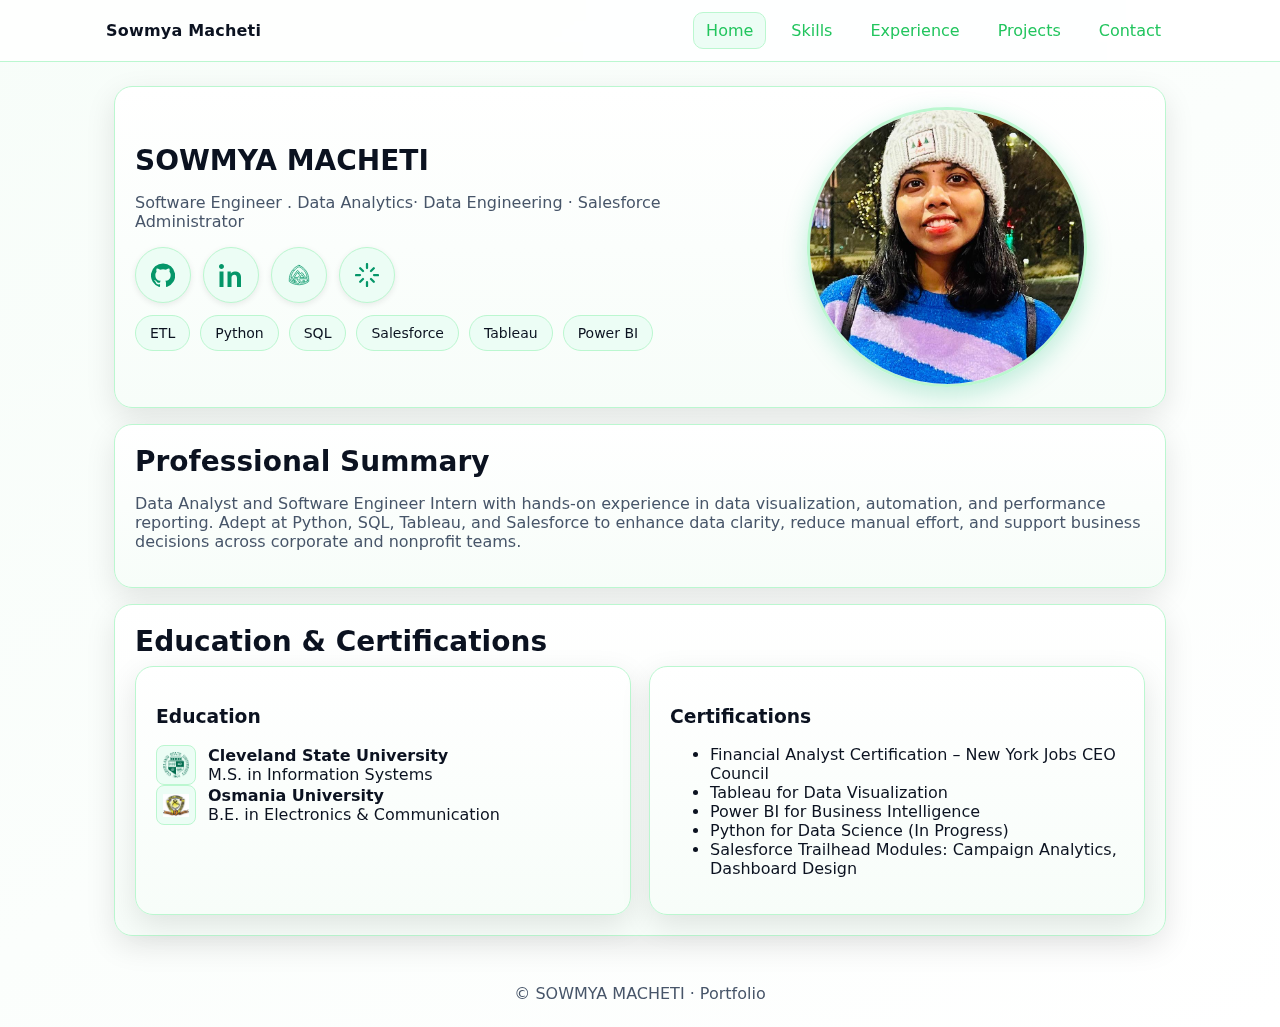
<file: index.html>
<!DOCTYPE html>
<html lang="en">
<head>
  <meta charset="utf-8" /><meta name="viewport" content="width=device-width, initial-scale=1" />
  <title>Sowmya Macheti – Portfolio</title>
  <link rel="stylesheet" href="css/styles.css" />
</head>
<body>
  
    <nav class="nav">
      <div class="nav-inner container">
        <div class="brand">Sowmya Macheti</div>
        <div class="menu"><a class="active" href="index.html">Home</a><a class="" href="skills.html">Skills</a><a class="" href="experience.html">Experience</a><a class="" href="projects.html">Projects</a><a class="" href="contact.html">Contact</a></div>
      </div>
    </nav>
    
  <main class="container">
    <!-- 1st Section: Title card + profile -->
    <section class="card hero">
      <div>
        <h1 class="section-title">SOWMYA MACHETI</h1>
        <p class="muted">Software Engineer . Data Analytics· Data Engineering · Salesforce Administrator </p>
        
		
<div class="icon-row" aria-label="Social links">
  <!-- GitHub -->
  <a class="icon-btn" href="https://github.com/SowmyaMacheti" target="_blank" rel="noopener" aria-label="GitHub">
    <svg class="icon" viewBox="0 0 24 24" fill="currentColor" aria-hidden="true">
      <path d="M12 .5a12 12 0 0 0-3.79 23.4c.6.1.82-.26.82-.58v-2c-3.34.73-4.04-1.61-4.04-1.61-.55-1.38-1.33-1.75-1.33-1.75-1.09-.75.08-.74.08-.74 1.2.09 1.83 1.24 1.83 1.24 1.07 1.83 2.8 1.3 3.48.99.11-.78.42-1.3.76-1.6-2.67-.31-5.47-1.33-5.47-5.93 0-1.31.47-2.38 1.24-3.22-.12-.31-.54-1.57.12-3.27 0 0 1.01-.32 3.3 1.23a11.5 11.5 0 0 1 6.01 0c2.29-1.55 3.3-1.23 3.3-1.23.66 1.7.24 2.96.12 3.27.77.84 1.24 1.9 1.24 3.22 0 4.61-2.8 5.61-5.48 5.92.43.37.81 1.1.81 2.22v3.29c0 .32.22.69.82.58A12 12 0 0 0 12 .5Z"/>
    </svg>
  </a>

  <!-- LinkedIn -->
  <a class="icon-btn" href="https://www.linkedin.com/in/sowmyamacheti1" target="_blank" rel="noopener" aria-label="LinkedIn">
    <svg class="icon" viewBox="0 0 24 24" fill="currentColor" aria-hidden="true">
      <path d="M4.98 3.5C4.98 4.88 3.86 6 2.5 6S0 4.88 0 3.5 1.12 1 2.5 1 4.98 2.12 4.98 3.5zM.5 8.5h4V24h-4V8.5zm7.5 0h3.8v2.1h.05c.53-1 1.83-2.1 3.76-2.1C19.8 8.5 22 10.5 22 14.1V24h-4v-8.7c0-2.1-.75-3.6-2.64-3.6-1.44 0-2.3.97-2.68 1.91-.14.33-.17.78-.17 1.23V24h-4V8.5z"/>
    </svg>
  </a>

  <!-- Trailblazer (outline variant so stroke weight matches) -->
  <a class="icon-btn outline" href="https://www.salesforce.com/trailblazer/aycda2g7o7x01xxuoc" target="_blank" rel="noopener" aria-label="Trailblazer">
    <svg class="icon" viewBox="0 0 100 100" fill="currentColor" xmlns="http://www.w3.org/2000/svg" aria-hidden="true">
      <g>
        <polygon points="32.7,63.8 29.5,67.5 35.9,67.5"/>
        <polygon points="35.7,71.4 42.1,71.4 38.9,67.7"/>
        <polygon points="61.3,68.8 64.5,65.1 67.7,68.8"/>
        <g>
          <path d="M50.9,20.2c-0.5-0.3-1.2-0.3-1.7,0C31.3,27.8,19.8,45.5,20.1,65v4.3c0,0.7,0.3,1.3,0.9,1.7
            c8.6,5.7,18.8,8.9,29.1,9h1h0.1c9.9-0.4,19.6-3.4,27.8-9c0.5-0.4,0.9-1,0.9-1.7V65C80.4,45.5,68.9,27.8,50.9,20.2z M34.7,36
            c7.3-8.6,15.4-11.5,15.4-11.5c1.7,0.8,21.2,8.4,25.2,33h-5.1l-9.8-14.1c-0.7-0.9-2-1.2-3-0.5c-0.3,0.1-0.4,0.4-0.5,0.5L54.4,47
            l-6.9-9.9c-0.7-0.9-2-1.2-3-0.5c-0.3,0.1-0.4,0.4-0.5,0.5L30.1,57.4L25,57.6C26.5,48.2,30.4,41.2,34.7,36z M65,57.6h-5.9h-6.8
            l3.3-4.7l3-4.4L65,57.6z M47,43.6L47,43.6L47,43.6l5,7.2l-4.7,6.7h-1.3H35.2l5.1-7.6l5.4-8l0,0L47,43.6z M51.8,72.6L51.8,72.6
            L50,75.8c-3.7,0-7.1-0.5-11-1.4l0,0c-5.1-1.3-10.1-3.4-14.5-6.1v-3.1c0-1,0-2.1,0.1-3.3H34h12.7c-1.7,2.6-0.9,6.1,1.8,7.7
            c0.3,0.1,0.5,0.3,0.7,0.4l2,0.9C51.8,71.1,52,71.9,51.8,72.6z M75.8,68.1c-3.3,2-6.7,3.7-10.2,4.8c0,0-0.7,0.3-0.9,0.3
            c-2,0.7-4,1.2-6.1,1.6c-1.2,0.3-2.4,0.4-3.5,0.5l0.4-0.7c1.6-2.7,0.7-6.1-2.1-7.7c-0.1-0.1-0.4-0.1-0.5-0.3l-2-0.9
            c-0.7-0.3-1-1-0.7-1.7c0-0.1,0.1-0.3,0.1-0.3l1.8-2.1h3.9h19.6c0,1,0.1,2.1,0.1,3.3V68.1z"/>
        </g>
      </g>
    </svg>
  </a>

  <!-- Tableau (outline variant so strokes match weight) -->
  <a class="icon-btn outline" href="https://public.tableau.com/app/profile/sowmya.macheti" target="_blank" rel="noopener" aria-label="Tableau Public">
    <svg class="icon" viewBox="0 0 24 24" fill="currentColor" aria-hidden="true">
      <path d="M12 1v4m0 14v4M1 12h4m14 0h4M5.2 5.2l2.8 2.8M16 16l2.8 2.8M5.2 18.8 8 16M16 8l2.8-2.8"/>
    </svg>
  </a>
</div>
				
		
        <div class="badges" style="margin-top:12px">
          <span class="badge">ETL</span>
          <span class="badge">Python</span>
          <span class="badge">SQL</span>
          <span class="badge">Salesforce</span>
          <span class="badge">Tableau</span>
          <span class="badge">Power BI</span>
        </div>
      </div>
	  
      <div class="profile"><img src="assets/images/profile.png" alt="Profile photo of Kranthi Kumar Gunji" /></div>
    </section>
<div><p>

</p> </div>
    <!-- 2nd Section: Professional Summary -->
    <section class="card">
    <h2 class="section-title">Professional Summary</h2>
    <p>
		Data Analyst and Software Engineer Intern with hands-on experience in data visualization, automation, and performance reporting. Adept at Python, SQL, Tableau, and Salesforce to enhance data clarity, reduce manual effort, and support business decisions across corporate and nonprofit teams.
	</p>
    </section>

<div><p>

</p> </div>

    <!-- 3rd Section: Education & Certifications side by side -->
    <section class="card">
      <h2 class="section-title">Education & Certifications</h2>
      <div class="grid grid-2">
	  <div class="card">
        <div>
          <h3>Education</h3>
          <div class="edu-item"><img src="assets/images/csu.png" alt="Cleveland State University logo"/><div><div><strong>Cleveland State University</strong></div><div class="muted">M.S. in Information Systems</div></div></div><div class="edu-item"><img src="assets/images/Uni-Logo.png" alt="Osmania University logo"/><div><div><strong>Osmania University</strong></div><div class="muted">B.E. in Electronics & Communication</div></div></div>
        </div></div>
		<div class="card">
        <div>
          <h3>Certifications</h3>
          <ul class="stack">
          <li>Financial Analyst Certification – New York Jobs CEO Council</li><li>Tableau for Data Visualization</li><li>Power BI for Business Intelligence</li><li>Python for Data Science (In Progress)</li><li>Salesforce Trailhead Modules: Campaign Analytics, Dashboard Design</li>
        </ul>
        </div></div>
      </div>
    </section>
  </main>
  
<footer class="footer">
  <div>© SOWMYA MACHETI · Portfolio</div>
</footer>

</body>
</html>
</file>
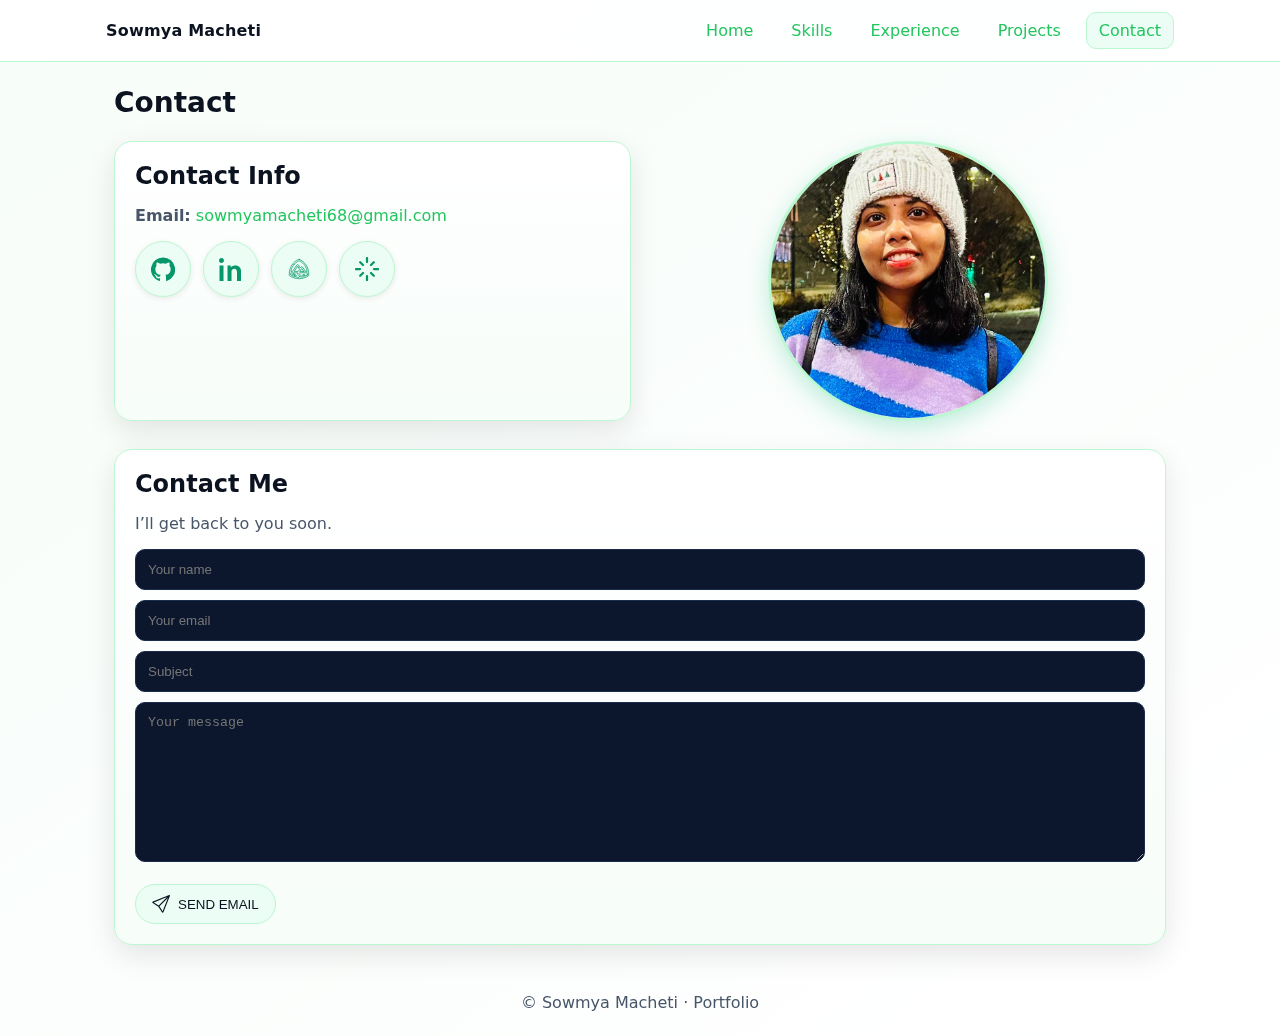
<file: contact.html>
<!DOCTYPE html>
<html lang="en">
<head>
  <meta charset="utf-8" /><meta name="viewport" content="width=device-width, initial-scale=1" />
  <title>Contact – Sowmya Macheti</title>
  <link rel="stylesheet" href="css/styles.css" />
</head>
<body>
  
    <nav class="nav">
      <div class="nav-inner container">
        <div class="brand">Sowmya Macheti</div>
        <div class="menu"><a class="" href="index.html">Home</a><a class="" href="skills.html">Skills</a><a class="" href="experience.html">Experience</a><a class="" href="projects.html">Projects</a><a class="active" href="contact.html">Contact</a></div>
      </div>
    </nav>
    
  <main class="container">
    <h1 class="section-title">Contact</h1>
    <section class="grid">
	<div class="grid grid-2" style="margin:10px 0">
	<article class="card">
        <h2>Contact Info</h2>
        <p><strong>Email:</strong> <a href="mailto:sowmyamacheti68@gmail.com">sowmyamacheti68@gmail.com</a></p>
        
<div class="icon-row" aria-label="Social links">
  <!-- GitHub -->
  <a class="icon-btn" href="https://github.com/SowmyaMacheti" target="_blank" rel="noopener" aria-label="GitHub">
    <svg class="icon" viewBox="0 0 24 24" fill="currentColor" aria-hidden="true">
      <path d="M12 .5a12 12 0 0 0-3.79 23.4c.6.1.82-.26.82-.58v-2c-3.34.73-4.04-1.61-4.04-1.61-.55-1.38-1.33-1.75-1.33-1.75-1.09-.75.08-.74.08-.74 1.2.09 1.83 1.24 1.83 1.24 1.07 1.83 2.8 1.3 3.48.99.11-.78.42-1.3.76-1.6-2.67-.31-5.47-1.33-5.47-5.93 0-1.31.47-2.38 1.24-3.22-.12-.31-.54-1.57.12-3.27 0 0 1.01-.32 3.3 1.23a11.5 11.5 0 0 1 6.01 0c2.29-1.55 3.3-1.23 3.3-1.23.66 1.7.24 2.96.12 3.27.77.84 1.24 1.9 1.24 3.22 0 4.61-2.8 5.61-5.48 5.92.43.37.81 1.1.81 2.22v3.29c0 .32.22.69.82.58A12 12 0 0 0 12 .5Z"/>
    </svg>
  </a>

  <!-- LinkedIn -->
  <a class="icon-btn" href="https://www.linkedin.com/in/sowmyamacheti1" target="_blank" rel="noopener" aria-label="LinkedIn">
    <svg class="icon" viewBox="0 0 24 24" fill="currentColor" aria-hidden="true">
      <path d="M4.98 3.5C4.98 4.88 3.86 6 2.5 6S0 4.88 0 3.5 1.12 1 2.5 1 4.98 2.12 4.98 3.5zM.5 8.5h4V24h-4V8.5zm7.5 0h3.8v2.1h.05c.53-1 1.83-2.1 3.76-2.1C19.8 8.5 22 10.5 22 14.1V24h-4v-8.7c0-2.1-.75-3.6-2.64-3.6-1.44 0-2.3.97-2.68 1.91-.14.33-.17.78-.17 1.23V24h-4V8.5z"/>
    </svg>
  </a>

  <!-- Trailblazer (outline variant so stroke weight matches) -->
  <a class="icon-btn outline" href="https://www.salesforce.com/trailblazer/aycda2g7o7x01xxuoc" target="_blank" rel="noopener" aria-label="Trailblazer">
    <svg class="icon" viewBox="0 0 100 100" fill="currentColor" xmlns="http://www.w3.org/2000/svg" aria-hidden="true">
      <g>
        <polygon points="32.7,63.8 29.5,67.5 35.9,67.5"/>
        <polygon points="35.7,71.4 42.1,71.4 38.9,67.7"/>
        <polygon points="61.3,68.8 64.5,65.1 67.7,68.8"/>
        <g>
          <path d="M50.9,20.2c-0.5-0.3-1.2-0.3-1.7,0C31.3,27.8,19.8,45.5,20.1,65v4.3c0,0.7,0.3,1.3,0.9,1.7
            c8.6,5.7,18.8,8.9,29.1,9h1h0.1c9.9-0.4,19.6-3.4,27.8-9c0.5-0.4,0.9-1,0.9-1.7V65C80.4,45.5,68.9,27.8,50.9,20.2z M34.7,36
            c7.3-8.6,15.4-11.5,15.4-11.5c1.7,0.8,21.2,8.4,25.2,33h-5.1l-9.8-14.1c-0.7-0.9-2-1.2-3-0.5c-0.3,0.1-0.4,0.4-0.5,0.5L54.4,47
            l-6.9-9.9c-0.7-0.9-2-1.2-3-0.5c-0.3,0.1-0.4,0.4-0.5,0.5L30.1,57.4L25,57.6C26.5,48.2,30.4,41.2,34.7,36z M65,57.6h-5.9h-6.8
            l3.3-4.7l3-4.4L65,57.6z M47,43.6L47,43.6L47,43.6l5,7.2l-4.7,6.7h-1.3H35.2l5.1-7.6l5.4-8l0,0L47,43.6z M51.8,72.6L51.8,72.6
            L50,75.8c-3.7,0-7.1-0.5-11-1.4l0,0c-5.1-1.3-10.1-3.4-14.5-6.1v-3.1c0-1,0-2.1,0.1-3.3H34h12.7c-1.7,2.6-0.9,6.1,1.8,7.7
            c0.3,0.1,0.5,0.3,0.7,0.4l2,0.9C51.8,71.1,52,71.9,51.8,72.6z M75.8,68.1c-3.3,2-6.7,3.7-10.2,4.8c0,0-0.7,0.3-0.9,0.3
            c-2,0.7-4,1.2-6.1,1.6c-1.2,0.3-2.4,0.4-3.5,0.5l0.4-0.7c1.6-2.7,0.7-6.1-2.1-7.7c-0.1-0.1-0.4-0.1-0.5-0.3l-2-0.9
            c-0.7-0.3-1-1-0.7-1.7c0-0.1,0.1-0.3,0.1-0.3l1.8-2.1h3.9h19.6c0,1,0.1,2.1,0.1,3.3V68.1z"/>
        </g>
      </g>
    </svg>
  </a>

  <!-- Tableau (outline variant so strokes match weight) -->
  <a class="icon-btn outline" href="https://public.tableau.com/app/profile/sowmya.macheti" target="_blank" rel="noopener" aria-label="Tableau Public">
    <svg class="icon" viewBox="0 0 24 24" fill="currentColor" aria-hidden="true">
      <path d="M12 1v4m0 14v4M1 12h4m14 0h4M5.2 5.2l2.8 2.8M16 16l2.8 2.8M5.2 18.8 8 16M16 8l2.8-2.8"/>
    </svg>
  </a>
</div></article>
		
		
		<div class="profile"><img src="assets/images/profile.png" alt="Profile photo of sowmya Macheti" /></div></div>
	  
      <article class="card">
        <h2>Contact Me</h2>
        <p class="muted">I’ll get back to you soon.</p>
        <form action="mailto:sowmyamacheti68@gmail.com" method="post" enctype="text/plain">
          <div style="display:grid; gap:10px">
            <input required name="Name" placeholder="Your name" style="padding:12px;border-radius:10px;border:1px solid #1b2b4c;background:#0c172e;color:var(--text)"/>
            <input required type="email" name="Email" placeholder="Your email" style="padding:12px;border-radius:10px;border:1px solid #1b2b4c;background:#0c172e;color:var(--text)"/>
            <input name="Subject" placeholder="Subject" style="padding:12px;border-radius:10px;border:1px solid #1b2b4c;background:#0c172e;color:var(--text)"/>
            <textarea required name="Message" rows="6" placeholder="Your message" style="padding:12px;border-radius:10px;border:1px solid #1b2b4c;background:#0c172e;color:var(--text)"></textarea>
			<div class="icon-row" style="margin-top:12px">
            <button class="send-btn" type="submit" aria-label="Send Email">
  <svg xmlns="http://www.w3.org/2000/svg" width="18" height="18" fill="currentColor" class="bi bi-send" viewBox="0 0 16 16">
    <path d="M15.854.146a.5.5 0 0 1 .11.54l-5.819 14.547a.75.75 0 0 1-1.329.124l-3.178-4.995L.643 7.184a.75.75 0 0 1 .124-1.33L15.314.037a.5.5 0 0 1 .54.11ZM6.636 10.07l2.761 4.338L14.13 2.576zm6.787-8.201L1.591 6.602l4.339 2.76z"/>
  </svg>
  <span>SEND EMAIL</span>
</button>

			</div>
        </form>
      </article>
      
    </section>
  </main>
  
<footer class="footer">
  <div>© Sowmya Macheti · Portfolio</div>
</footer>

</body>
</html>
</file>
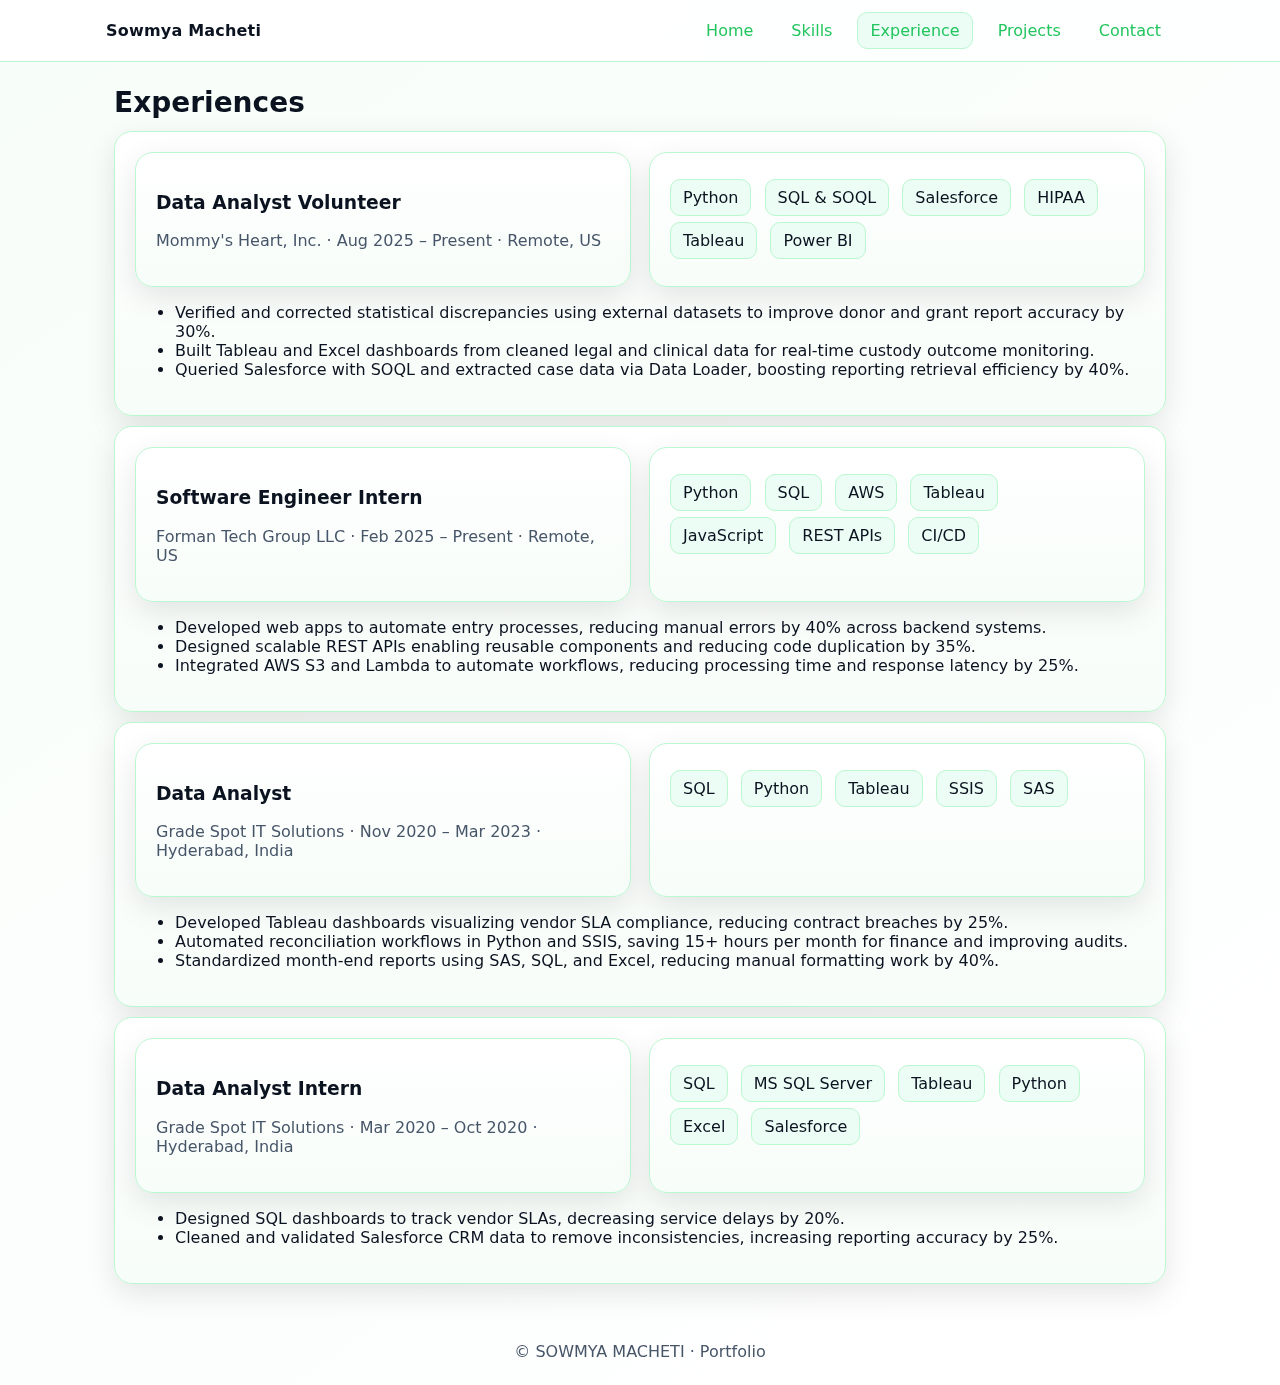
<file: experience.html>
<!DOCTYPE html>
<html lang="en">
<head>
  <meta charset="utf-8" /><meta name="viewport" content="width=device-width, initial-scale=1" />
  <title>Experience – Sowmya Macheti</title>
  <link rel="stylesheet" href="css/styles.css" />
</head>
<body>
  
    <nav class="nav">
      <div class="nav-inner container">
        <div class="brand">Sowmya Macheti</div>
        <div class="menu"><a class="" href="index.html">Home</a><a class="" href="skills.html">Skills</a><a class="active" href="experience.html">Experience</a><a class="" href="projects.html">Projects</a><a class="" href="contact.html">Contact</a></div>
      </div>
    </nav>
    
  <main class="container">
    <h1 class="section-title">Experiences</h1>
		
    <section class="grid grid" style="margin-bottom:10px">
	<article class="card" style="margin-bottom:0">
	<section class="grid grid-2" style="margin-bottom:10px">
		<article class="card" style="margin-bottom:0">		
            <div class="tl-card">
                <h3>Data Analyst Volunteer</h3>
                <p class="muted">Mommy's Heart, Inc. · Aug 2025 – Present · Remote, US</p>
			</div>       
		</article>
				
		<article class="card" style="margin-bottom:0">		
            <div class="tl-card">
                <div>
				<span class="skill-chip">Python</span>
				<span class="skill-chip">SQL & SOQL</span>
				<span class="skill-chip">Salesforce</span>
				<span class="skill-chip">HIPAA</span>
				<span class="skill-chip">Tableau</span>
				<span class="skill-chip">Power BI</span>
				</div>
			</div>
        </article></section>
                <ul>
				<li>Verified and corrected statistical discrepancies using external datasets to improve donor and grant report accuracy by 30%.</li>
				<li>Built Tableau and Excel dashboards from cleaned legal and clinical data for real-time custody outcome monitoring.</li>
				<li>Queried Salesforce with SOQL and extracted case data via Data Loader, boosting reporting retrieval efficiency by 40%.</li>
				</ul>
             </div>
        </article></section>

    <section class="grid grid" style="margin-bottom:10px">
	<article class="card" style="margin-bottom:0">
	<section class="grid grid-2" style="margin-bottom:10px">
		<article class="card" style="margin-bottom:0">		
            <div class="tl-card">
                <h3>Software Engineer Intern</h3>
                <p class="muted">Forman Tech Group LLC · Feb 2025 – Present · Remote, US</p>
			</div>
        </article>
				
		<article class="card" style="margin-bottom:0">		
            <div class="tl-card">
                <div>
				<span class="skill-chip">Python</span>
				<span class="skill-chip">SQL</span>
				<span class="skill-chip">AWS</span>
				<span class="skill-chip">Tableau</span>
				<span class="skill-chip">JavaScript</span>
				<span class="skill-chip">REST APIs</span>
				<span class="skill-chip">CI/CD</span>
				</div>
			</div>
        </article></section>
					
		<ul>
		<li>Developed web apps to automate entry processes, reducing manual errors by 40% across backend systems.</li>
		<li>Designed scalable REST APIs enabling reusable components and reducing code duplication by 35%.</li>
		<li>Integrated AWS S3 and Lambda to automate workflows, reducing processing time and response latency by 25%.</li>
		</ul>       
	</article></section>
	
    <section class="grid grid" style="margin-bottom:10px">
	<article class="card" style="margin-bottom:0">
	<section class="grid grid-2" style="margin-bottom:10px">
		<article class="card" style="margin-bottom:0">		
            <div class="tl-card">
                <h3>Data Analyst</h3>
                <p class="muted">Grade Spot IT Solutions · Nov 2020 – Mar 2023 · Hyderabad, India</p>
			</div>
        </article>
				
		<article class="card" style="margin-bottom:0">		
            <div class="tl-card">
                <div>
				<span class="skill-chip">SQL</span>
				<span class="skill-chip">Python</span>
				<span class="skill-chip">Tableau</span>
				<span class="skill-chip">SSIS</span>
				<span class="skill-chip">SAS</span>
				</div>
			</div>
        </article></section>
		
                <ul>
				<li>Developed Tableau dashboards visualizing vendor SLA compliance, reducing contract breaches by 25%.</li>
				<li>Automated reconciliation workflows in Python and SSIS, saving 15+ hours per month for finance and improving audits.</li>
				<li>Standardized month‑end reports using SAS, SQL, and Excel, reducing manual formatting work by 40%.</li>
				</ul>
            </div>
        </article></section>
    
    <section class="grid grid" style="margin-bottom:10px">
	<article class="card" style="margin-bottom:0">
	<section class="grid grid-2" style="margin-bottom:10px">
		<article class="card" style="margin-bottom:0">		
            <div class="tl-card">
                <h3>Data Analyst Intern</h3>
                <p class="muted">Grade Spot IT Solutions · Mar 2020 – Oct 2020 · Hyderabad, India</p>
			</div>
        </article>
				
		<article class="card" style="margin-bottom:0">		
            <div class="tl-card">
                <div>
				<span class="skill-chip">SQL</span>
				<span class="skill-chip">MS SQL Server</span>
				<span class="skill-chip">Tableau</span>
				<span class="skill-chip">Python</span>
				<span class="skill-chip">Excel</span>
				<span class="skill-chip">Salesforce</span>
				</div>
			</div>
        </article></section>
		
                <ul>
				<li>Designed SQL dashboards to track vendor SLAs, decreasing service delays by 20%.</li>
				<li>Cleaned and validated Salesforce CRM data to remove inconsistencies, increasing reporting accuracy by 25%.</li>
				</ul>
			</div>
        </article></section>
    </main>
  
<footer class="footer">
  <div>© SOWMYA MACHETI · Portfolio</div>
</footer>

  </body>
</html>
</file>
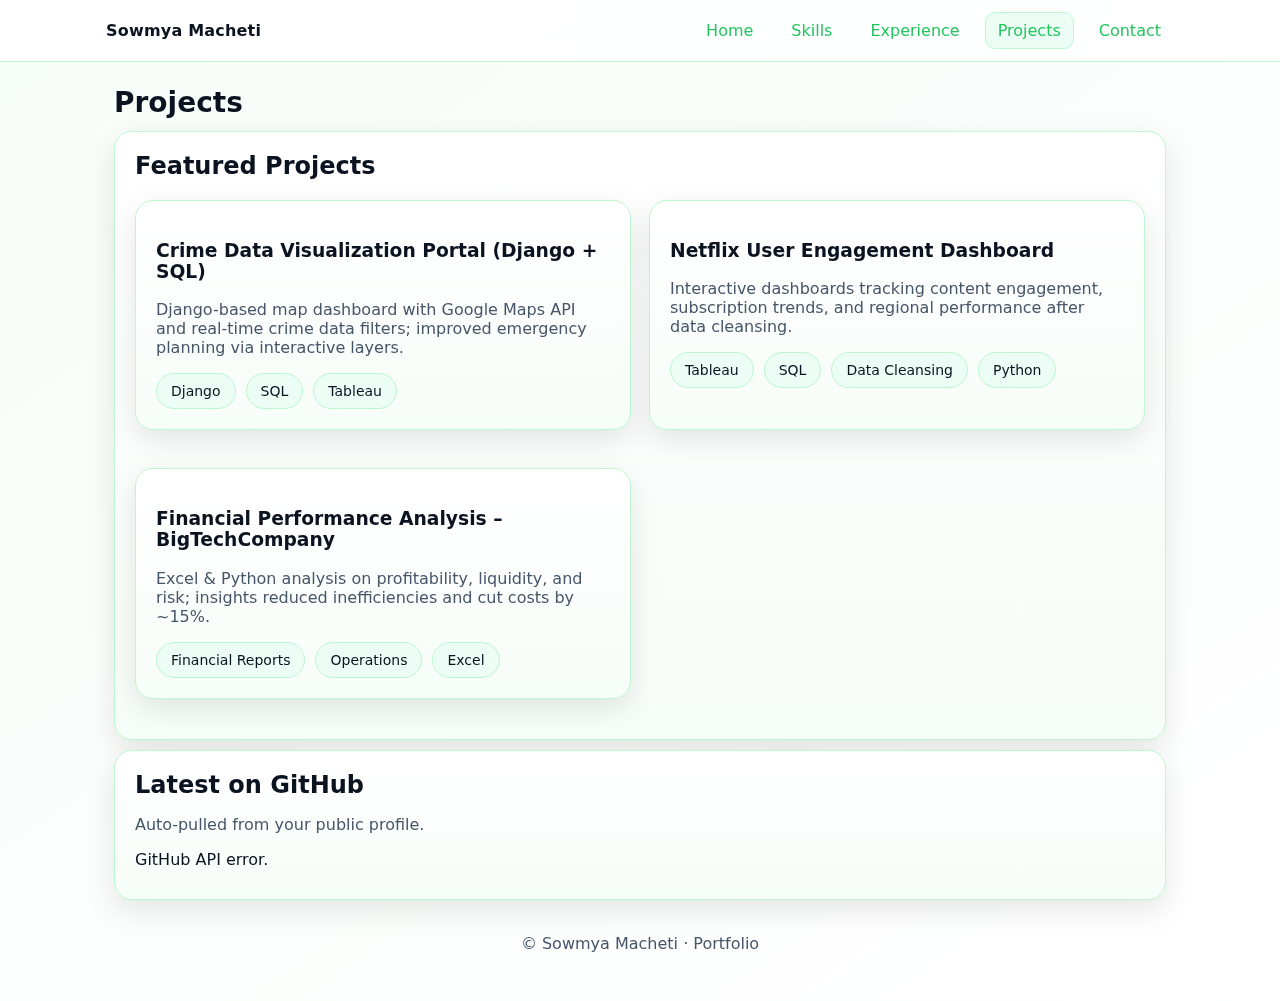
<file: projects.html>
<!DOCTYPE html>
<html lang="en">
<head>
  <meta charset="utf-8" /><meta name="viewport" content="width=device-width, initial-scale=1" />
  <title>Projects – Sowmya Macheti</title>
  <link rel="stylesheet" href="css/styles.css" />
</head>
<body>
  
    <nav class="nav">
      <div class="nav-inner container">
        <div class="brand">Sowmya Macheti</div>
        <div class="menu"><a class="" href="index.html">Home</a><a class="" href="skills.html">Skills</a><a class="" href="experience.html">Experience</a><a class="active" href="projects.html">Projects</a><a class="" href="contact.html">Contact</a></div>
      </div>
    </nav>
    
  <main class="container">
    <h1 class="section-title">Projects</h1> 

	<!-- Section 1: Featured projects -->    
	<section class="card" style="margin:10px 0"> <h2>Featured Projects</h2> 
	<div class="grid grid-2" style="margin:10px 0">
	
	<!-- project 1 -->
	<div class="card" style="margin:10px 0">
	<h3>Crime Data Visualization Portal (Django + SQL)</h3>
	<p class="subtitle">Django-based map dashboard with Google Maps API and real-time crime data filters; improved emergency planning via interactive layers.</p>
	<div class="badges">
	<span class="badge">Django</span>
	<span class="badge">SQL</span>
	<span class="badge">Tableau</span>
	</div></div>
	
	<!-- project 2 -->
	<div class="card" style="margin:10px 0">
	<h3>Netflix User Engagement Dashboard</h3>
	<p class="subtitle">Interactive dashboards tracking content engagement, subscription trends, and regional performance after data cleansing.</p>
	<div class="badges">
	<span class="badge">Tableau</span>
	<span class="badge">SQL</span>
	<span class="badge">Data Cleansing</span>
	<span class="badge">Python </span>
	</div></div>
	
	<!-- project 3 -->
	<div class="card" style="margin:10px 0"> 
	<h3>Financial Performance Analysis – BigTechCompany</h3>
	<p class="subtitle">Excel & Python analysis on profitability, liquidity, and risk; insights reduced inefficiencies and cut costs by ~15%.</p>
	<div class="badges">
	<span class="badge">Financial Reports</span>
	<span class="badge">Operations</span>
	<span class="badge">Excel</span>
	</div></div>
	</div>
	</section>

    <!-- Section 2: Auto GitHub -->
    <section class="card"  style="margin:10px 0"> <h2>Latest on GitHub</h2>
      <p class="muted">Auto‑pulled from your public profile.</p>
      <div id="repos" class="grid grid-2" style="margin:10px 0" >Loading…</div>
    </section>

  
<footer class="footer">
  <div>© Sowmya Macheti · Portfolio</div>
</footer>

  <script>
    async function loadFeatured() {
      const res = await fetch('data/projects.json'); const data = await res.json();
      document.getElementById('featured').innerHTML = data.map(p => `
        <div class="card" style="margin:10px 0">
          <h3>${p.title}</h3>
          <p class="muted">${p.desc}</p>
          <div class="badges">${(p.stack||[]).map(s=>`<span class='badge'>${s}</span>`).join('')}</div>
        </div>
      `).join('');
    }

    async function loadRepos() {
      const user = 'SowmyaMacheti';
      try {
        const res = await fetch(`https://api.github.com/users/${user}/repos?sort=updated&per_page=6`);
        const repos = await res.json();
        const el = document.getElementById('repos');
        if(Array.isArray(repos)) {
          el.innerHTML = repos.map(r => `
            <div class="card" style="margin:10px 0">
              <h3><a href="${r.html_url}" target="_blank" rel="noopener">${r.name}</a></h3>
              <p class="muted">Updated: ${new Date(r.updated_at).toLocaleDateString()} · ★ ${r.stargazers_count}</p>
              <div class="badges">${[r.language, r.fork ? 'Fork' : null].filter(Boolean).map(x=>`<span class='badge'>${x}</span>`).join('')}</div>
            </div>
          `).join('');
        } else { el.textContent = 'Unable to load repositories.'; }
      } catch(e) {
        document.getElementById('repos').textContent = 'GitHub API error.';
      }
    }



    loadFeatured(); loadRepos(); 
  </script>
</body>
</html>
</file>
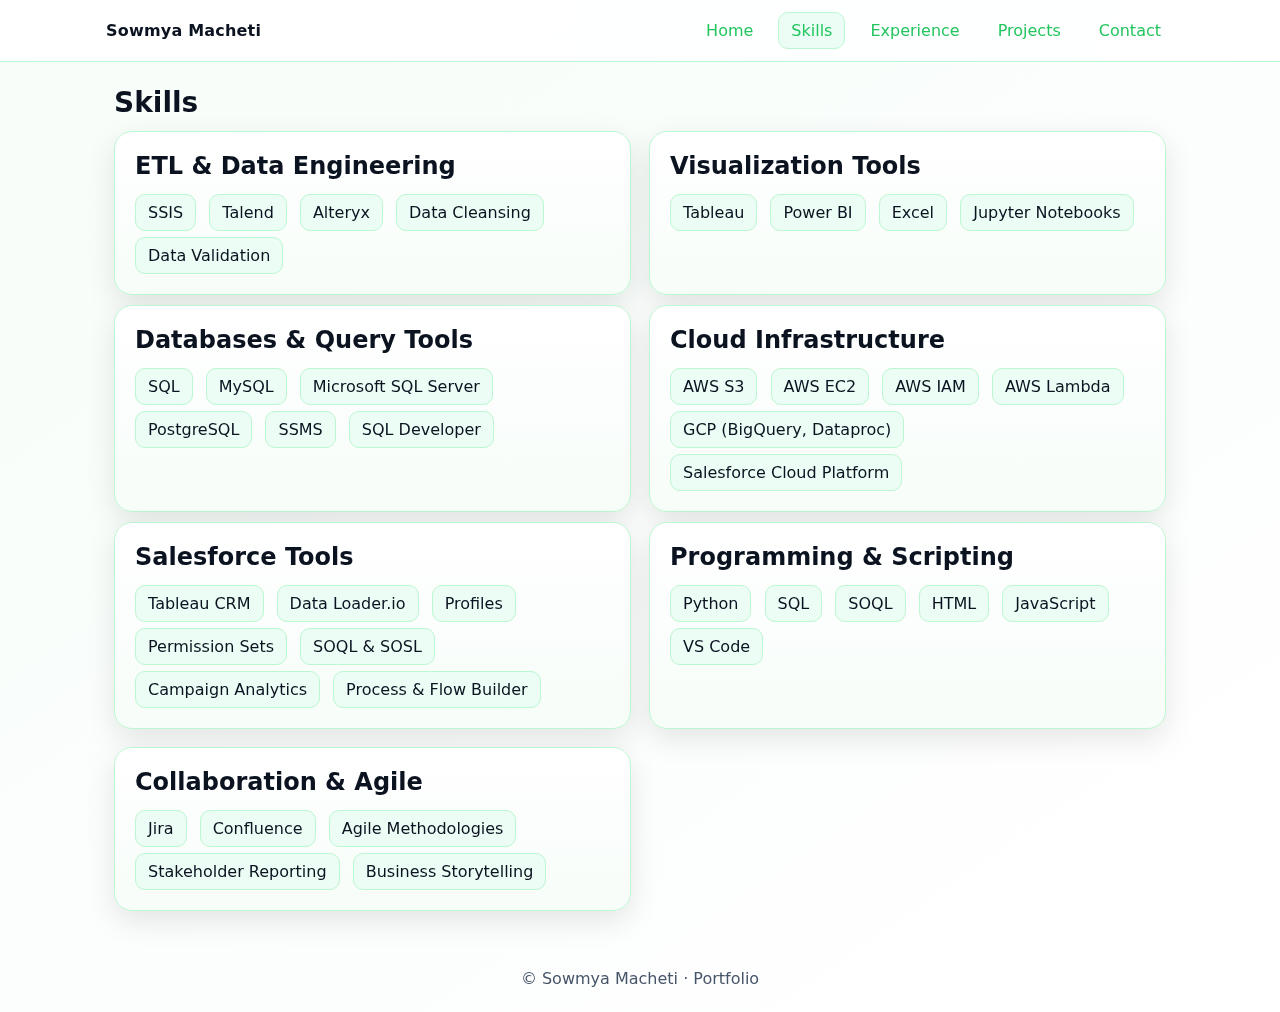
<file: skills.html>
<!DOCTYPE html>
<html lang="en">
<head>
  <meta charset="utf-8" /><meta name="viewport" content="width=device-width, initial-scale=1" />
  <title>Skills – Sowmya Macheti</title>
  <link rel="stylesheet" href="css/styles.css" />
</head>
<body>
  
    <nav class="nav">
      <div class="nav-inner container">
        <div class="brand">Sowmya Macheti</div>
        <div class="menu"><a class="" href="index.html">Home</a><a class="active" href="skills.html">Skills</a><a class="" href="experience.html">Experience</a><a class="" href="projects.html">Projects</a><a class="" href="contact.html">Contact</a></div>
      </div>
    </nav>
    
  <main class="container">
    <h1 class="section-title">Skills</h1>

    <section class="grid grid-2" style="margin-bottom:10px">
		<article class="card" style="margin-bottom:0">
		<h2>ETL & Data Engineering</h2>
		<div>
			<span class="skill-btn">SSIS</span>
			<span class="skill-btn">Talend</span>
			<span class="skill-btn">Alteryx</span>
			<span class="skill-btn">Data Cleansing</span>
			<span class="skill-btn">Data Validation</span>
		</div></article>
		
		<article class="card" style="margin-bottom:0">
		<h2>Visualization Tools</h2>
		<div>
			<span class="skill-btn">Tableau</span>
			<span class="skill-btn">Power BI</span>
			<span class="skill-btn">Excel</span>
			<span class="skill-btn">Jupyter Notebooks</span>
		</div></article>
	</section>
	
	<section class="grid grid-2" style="margin-bottom:10px">
		<article class="card" style="margin-bottom:0">
		<h2>Databases & Query Tools</h2>
		<div>
			<span class="skill-btn">SQL</span>
			<span class="skill-btn">MySQL</span>
			<span class="skill-btn">Microsoft SQL Server</span>
			<span class="skill-btn">PostgreSQL</span>
			<span class="skill-btn">SSMS</span>
			<span class="skill-btn">SQL Developer</span>
		</div></article>
		
		<article class="card" style="margin-bottom:0">
		<h2>Cloud Infrastructure</h2>
		<div>
			<span class="skill-btn">AWS S3</span>
			<span class="skill-btn">AWS EC2</span>
			<span class="skill-btn">AWS IAM</span>
			<span class="skill-btn">AWS Lambda</span>
			<span class="skill-btn">GCP (BigQuery, Dataproc)</span>
			<span class="skill-btn">Salesforce Cloud Platform</span>
		</div></article>
	</section>
	
	<section class="grid grid-2" style="margin-bottom:10px">
		<article class="card" style="margin-bottom:0">
		<h2>Salesforce Tools</h2>
		<div>
			<span class="skill-btn">Tableau CRM</span>
			<span class="skill-btn">Data Loader.io</span>
			<span class="skill-btn">Profiles</span>
			<span class="skill-btn">Permission Sets</span>
			<span class="skill-btn">SOQL & SOSL</span>
			<span class="skill-btn">Campaign Analytics</span>
			<span class="skill-btn">Process & Flow Builder</span>
		</div></article>
		
		<article class="card" style="margin-bottom:0">
		<h2>Programming & Scripting</h2>
		<div>
			<span class="skill-btn">Python</span>
			<span class="skill-btn">SQL</span>
			<span class="skill-btn">SOQL</span>
			<span class="skill-btn">HTML</span>
			<span class="skill-btn">JavaScript</span>
			<span class="skill-btn">VS Code</span>
		</div></article>
		
		<article class="card" style="margin-bottom:0">
		<h2>Collaboration & Agile</h2>
		<div>
			<span class="skill-btn">Jira</span>
			<span class="skill-btn">Confluence</span>
			<span class="skill-btn">Agile Methodologies</span>
			<span class="skill-btn">Stakeholder Reporting</span>
			<span class="skill-btn">Business Storytelling</span>
		</div></article>
	</section>
  </main>
  
<footer class="footer">
  <div>© Sowmya Macheti · Portfolio</div>
</footer>

  </body>
</html>
</file>
<file: css/styles.css>
/* =============================
   SOWMYA PORTFOLIO — MINT THEME
   ============================= */

/* ---- Theme Tokens ---- */
:root{
  --bg1:#f7fdf9; --bg2:#ffffff; --panel:#ffffff;
  --text:#0b1220; --muted:#475569;
  --brand:#22c55e; --accent:#10b981; --ring:#c8f7dc;
  --tile:#ecfdf5; --tile-2:#d1fae5; --border:#bbf7d0;
}
*{box-sizing:border-box}
html,body{
  margin:0; padding:0;
  font-family:Inter, ui-sans-serif, system-ui, -apple-system, Segoe UI, Roboto, Helvetica, Arial;
  color:var(--text);
  background:linear-gradient(145deg,var(--bg1),var(--bg2));
  min-height:100vh;
}
a{color:var(--brand); text-decoration:none}
a:hover{text-decoration:underline}
.container{width:min(1100px,92vw); margin:0 auto; padding:24px}

/* ---- Nav ---- */
.nav{
  position:sticky; top:0; z-index:50;
  background:rgba(255,255,255,.85);
  backdrop-filter:saturate(140%) blur(8px);
  border-bottom:1px solid var(--border);
}
.nav-inner{display:flex; align-items:center; justify-content:space-between; padding:12px 16px}
.menu{display:flex; gap:12px; flex-wrap:wrap}
.menu a{padding:8px 12px; border-radius:10px; border:1px solid transparent}
.menu a.active,.menu a:hover{background:var(--tile); border-color:var(--border)}
.brand{font-weight:700; letter-spacing:.2px}

/* ---- Layout & Cards ---- */
.grid{display:grid; gap:18px}
.grid-2{grid-template-columns:repeat(2,minmax(0,1fr))}
.grid-3{grid-template-columns:repeat(3,minmax(0,1fr))}
@media (max-width: 900px){.grid-2,.grid-3{grid-template-columns:1fr}}

.card{
  background:linear-gradient(180deg,#ffffff,#f7fdf9);
  border:1px solid var(--border);
  border-radius:18px;
  padding:20px;
  box-shadow:0 10px 30px rgba(0,0,0,.10);
}
.card h2{margin:0 0 8px 0}
.card p{color:var(--muted)}
.section-title{font-size:clamp(22px,3vw,28px); font-weight:800; margin:0 0 12px 0}

/* ---- Hero & Profile ---- */
.hero{display:grid; grid-template-columns:1.2fr .8fr; gap:18px; align-items:center}
@media (max-width: 900px){.hero{grid-template-columns:1fr}}

.profile{
  width:280px; height:280px;
  border-radius:50%;
  overflow:hidden;
  border:3px solid var(--border);
  box-shadow:0 8px 24px rgba(16,185,129,.25);
  transition: box-shadow .25s ease, transform .25s ease;
  margin:0 auto;
}
.profile img{width:100%; height:100%; object-fit:cover}
.profile:hover{ box-shadow:0 0 28px 8px #34d399; transform:scale(1.03) }
@media (max-width: 900px){ .profile{ width:220px; height:220px } }
@media (max-width: 520px){ .profile{ width:160px; height:160px } }

/* ---- Badges, Chips, Skill Buttons ---- */
.badges{display:flex;flex-wrap:wrap;gap:10px}
.badge{
  display:inline-flex; align-items:center; gap:8px;
  padding:10px 14px; border-radius:999px;
  background:var(--tile); border:1px solid var(--border);
  font-size:14px; line-height:1; color:var(--text);
  transition:box-shadow .25s ease, transform .2s ease;
}
.badge:hover{box-shadow:0 0 10px var(--brand), 0 0 20px var(--border); transform:translateY(-1px)}

.skill-chip, .skill-btn{
  display:inline-flex; align-items:center; gap:8px;
  padding:8px 12px; border-radius:10px;
  background:var(--tile); border:1px solid var(--border);
  margin:6px 8px 0 0; cursor:pointer; color:var(--text);
  transition:box-shadow .25s;
}
.skill-chip:hover, .skill-btn:hover{box-shadow:0 0 10px var(--brand)}

/* ---- Social Icons ---- */
.icon-row{display:flex; gap:12px; flex-wrap:wrap; align-items:center}
.icon-btn{
  display:inline-flex; align-items:center; justify-content:center;
  width:56px; height:56px; border-radius:50%;
  background:var(--tile); border:1px solid var(--border);
  color:#059669;
  box-shadow:0 2px 6px rgba(0,0,0,.08);
  transition: transform .2s ease, box-shadow .2s ease, background .2s ease;
}
.icon-btn:hover{ background:var(--tile-2); box-shadow:0 0 18px #34d399; transform:translateY(-2px) }
.icon-btn .icon, .icon-btn svg{ width:24px !important; height:24px !important; display:block }
.icon-btn svg, .icon-btn svg *{ fill:currentColor !important; stroke:currentColor !important; stroke-width:0 !important }
/* Outline variant (Trailblazer & Tableau) */
.icon-btn.outline svg *, .icon-btn.outline svg{
  fill:none !important;
  stroke:currentColor !important;
  stroke-width:2.25 !important;
  stroke-linecap:round !important;
  stroke-linejoin:round !important;
}
/* Scale up Trailblazer glyph so it visually matches filled icons */
.icon-btn[aria-label="Trailblazer"] svg{
  transform: scale(1.35);
  transform-origin: center;
}

/* ---- Education/Certification thumbs ---- */
.edu-item,.cert-item{display:flex;gap:12px;align-items:center}
.edu-item img,.cert-item img{
  width:40px;height:40px;object-fit:contain;border-radius:8px;
  border:1px solid var(--border); background:var(--tile); padding:6px
}


/* ---- Contact ---- */
.form .input, .form textarea{
  background:#f0fdf4; border:1px solid var(--border); color:var(--text);
  border-radius:12px; padding:12px 14px; width:100%;
}
.form .input::placeholder, .form textarea::placeholder{ color:#64748b }
textarea{min-height:160px; resize:vertical}

#sendChip,.send-btn{
  display:inline-flex; align-items:center; gap:8px;
  background:var(--tile); border:1px solid var(--border); color:var(--text);
  border-radius:999px; padding:10px 16px; cursor:pointer;
  transition: box-shadow .25s ease, transform .2s ease;
}
#sendChip:hover,.send-btn:hover{ box-shadow:0 0 12px var(--brand), 0 0 24px var(--border); transform:translateY(-1px) }
.send-btn svg{ fill: currentColor; width:18px; height:18px }

/* ---- Footer ---- */
.footer{padding:24px; text-align:center; color:var(--muted)}
</file>
